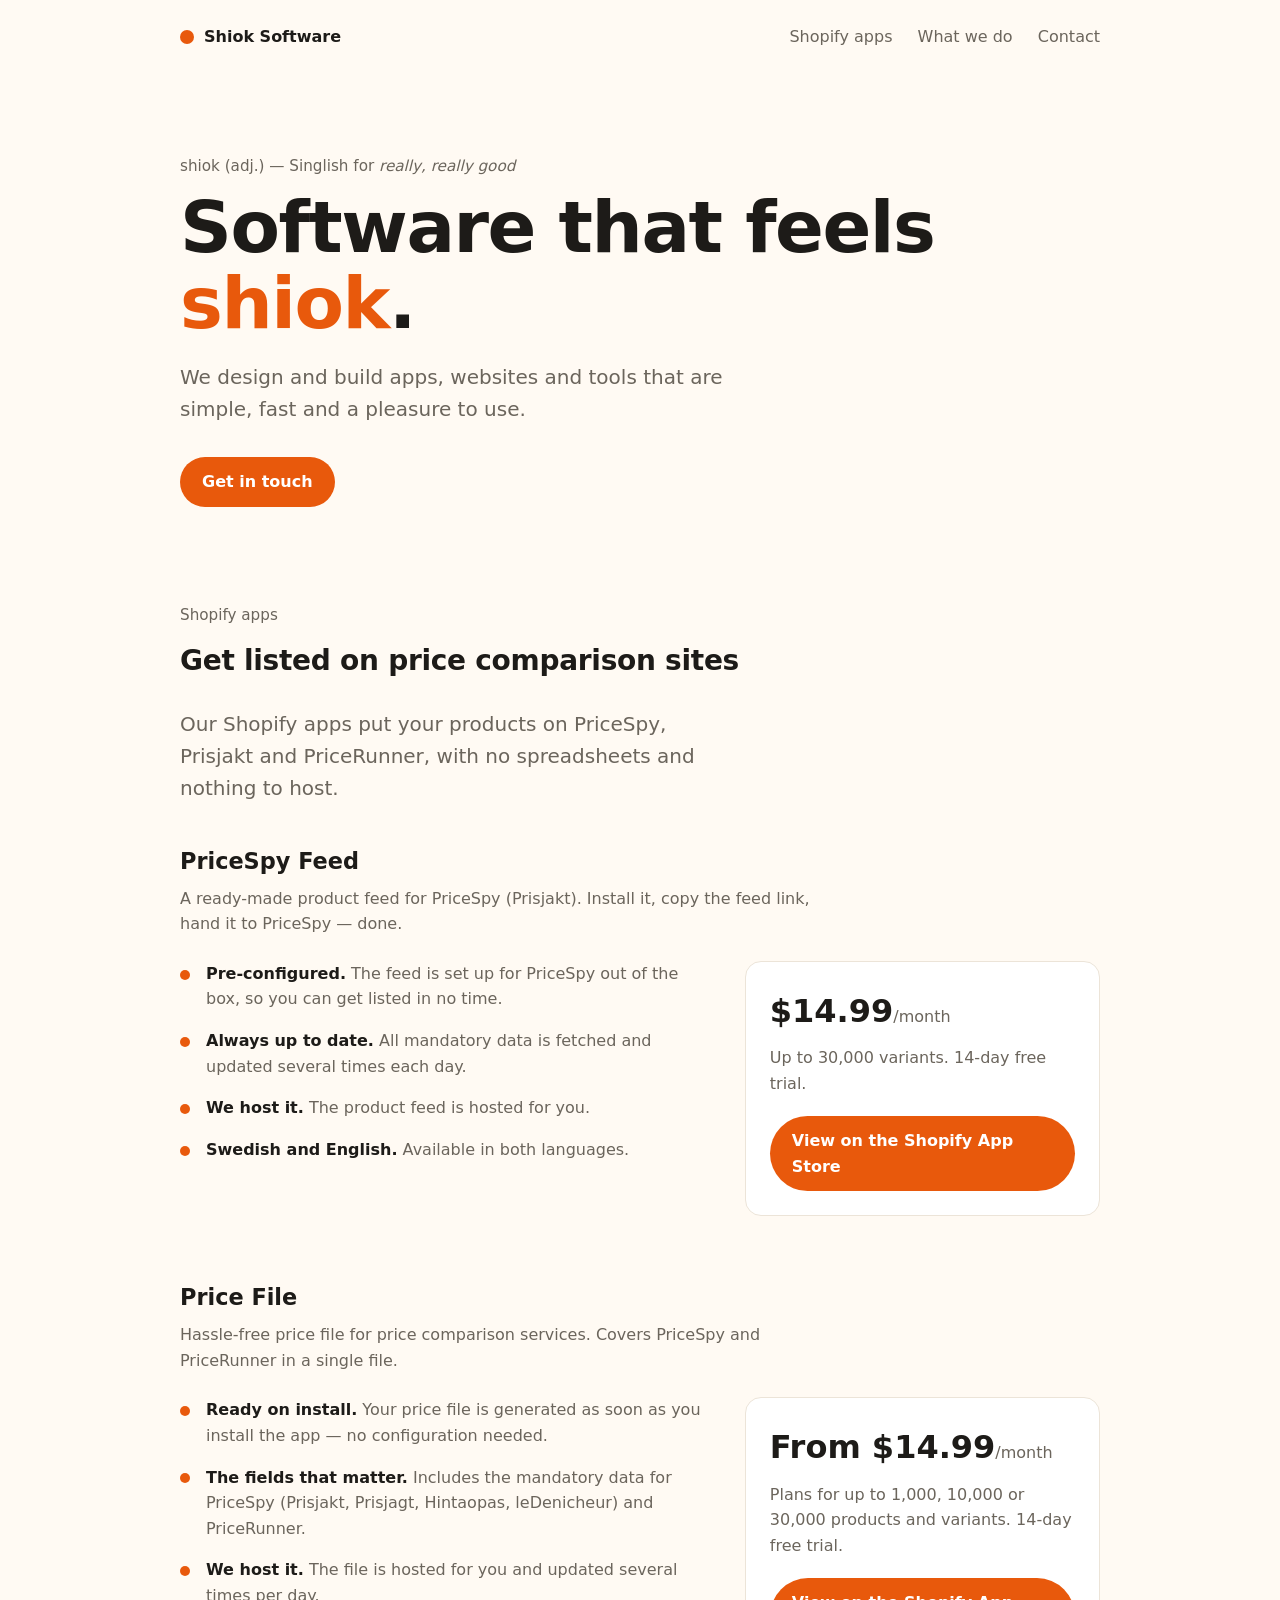
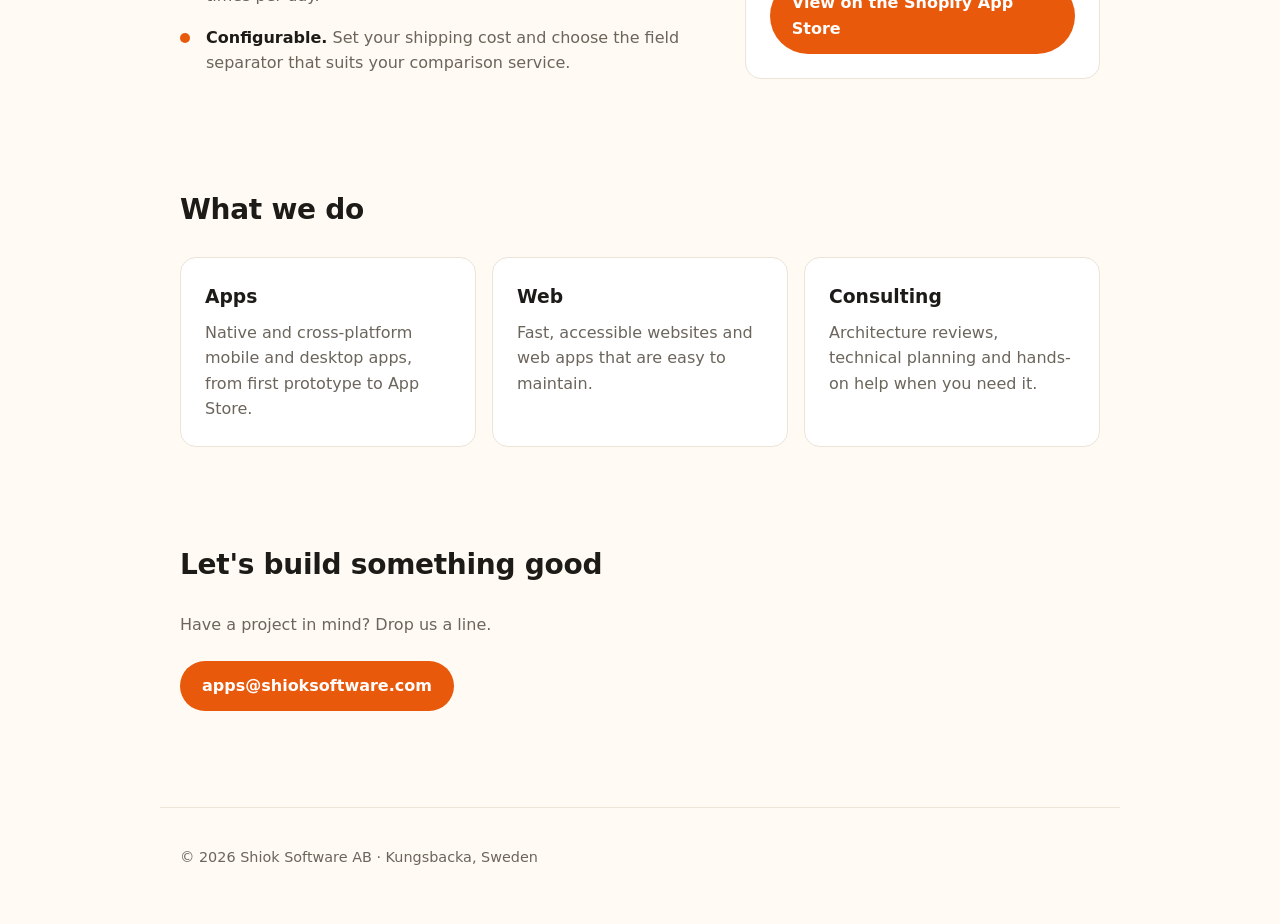
<file: index.html>
<!doctype html>
<html lang="en">
<head>
  <meta charset="utf-8">
  <meta name="viewport" content="width=device-width, initial-scale=1">
  <title>Shiok Software</title>
  <meta name="description" content="Shiok Software builds simple, reliable software that feels good to use.">
  <link rel="icon" href="favicon.svg" type="image/svg+xml">
  <meta property="og:title" content="Shiok Software">
  <meta property="og:description" content="Simple, reliable software that feels good to use.">
  <meta property="og:url" content="https://shioksoftware.com/">
  <link rel="stylesheet" href="style.css">
</head>
<body>
  <header class="wrap nav">
    <a class="logo" href="/"><span class="dot"></span>Shiok Software</a>
    <nav>
      <a href="#apps">Shopify apps</a>
      <a href="#work">What we do</a>
      <a href="#contact">Contact</a>
    </nav>
  </header>

  <main>
    <section class="wrap hero">
      <p class="eyebrow">shiok (adj.) — Singlish for <em>really, really good</em></p>
      <h1>Software that feels <span class="accent">shiok</span>.</h1>
      <p class="lede">We design and build apps, websites and tools that are simple, fast and a pleasure to use.</p>
      <a class="btn" href="#contact">Get in touch</a>
    </section>

    <section id="apps" class="wrap apps">
      <p class="eyebrow">Shopify apps</p>
      <h2>Get listed on price comparison sites</h2>
      <p class="lede">Our Shopify apps put your products on PriceSpy, Prisjakt and PriceRunner, with no spreadsheets and nothing to host.</p>
    </section>

    <section id="pricespy-feed" class="wrap product">
      <h3>PriceSpy Feed</h3>
      <p class="tagline">A ready-made product feed for PriceSpy (Prisjakt). Install it, copy the feed link, hand it to PriceSpy — done.</p>
      <div class="product-body">
        <ul class="features">
          <li><strong>Pre-configured.</strong> The feed is set up for PriceSpy out of the box, so you can get listed in no time.</li>
          <li><strong>Always up to date.</strong> All mandatory data is fetched and updated several times each day.</li>
          <li><strong>We host it.</strong> The product feed is hosted for you.</li>
          <li><strong>Swedish and English.</strong> Available in both languages.</li>
        </ul>
        <div class="card price-card">
          <p class="price">$14.99<span>/month</span></p>
          <p>Up to 30,000 variants. 14-day free trial.</p>
          <a class="btn" href="https://apps.shopify.com/pricespy-feed">View on the Shopify App Store</a>
        </div>
      </div>
    </section>

    <section id="price-file" class="wrap product">
      <h3>Price File</h3>
      <p class="tagline">Hassle-free price file for price comparison services. Covers PriceSpy and PriceRunner in a single file.</p>
      <div class="product-body">
        <ul class="features">
          <li><strong>Ready on install.</strong> Your price file is generated as soon as you install the app — no configuration needed.</li>
          <li><strong>The fields that matter.</strong> Includes the mandatory data for PriceSpy (Prisjakt, Prisjagt, Hintaopas, leDenicheur) and PriceRunner.</li>
          <li><strong>We host it.</strong> The file is hosted for you and updated several times per day.</li>
          <li><strong>Configurable.</strong> Set your shipping cost and choose the field separator that suits your comparison service.</li>
        </ul>
        <div class="card price-card">
          <p class="price">From $14.99<span>/month</span></p>
          <p>Plans for up to 1,000, 10,000 or 30,000 products and variants. 14-day free trial.</p>
          <a class="btn" href="https://apps.shopify.com/price-file">View on the Shopify App Store</a>
        </div>
      </div>
    </section>

    <section id="work" class="wrap">
      <h2>What we do</h2>
      <div class="grid">
        <article class="card">
          <h3>Apps</h3>
          <p>Native and cross-platform mobile and desktop apps, from first prototype to App Store.</p>
        </article>
        <article class="card">
          <h3>Web</h3>
          <p>Fast, accessible websites and web apps that are easy to maintain.</p>
        </article>
        <article class="card">
          <h3>Consulting</h3>
          <p>Architecture reviews, technical planning and hands-on help when you need it.</p>
        </article>
      </div>
    </section>

    <section id="contact" class="wrap contact">
      <h2>Let's build something good</h2>
      <p>Have a project in mind? Drop us a line.</p>
      <a class="btn" href="mailto:apps@shioksoftware.com">apps@shioksoftware.com</a>
    </section>
  </main>

  <footer class="wrap footer">
    <p>&copy; <span id="year">2026</span> Shiok Software AB · Kungsbacka, Sweden</p>
  </footer>

  <script>document.getElementById('year').textContent = new Date().getFullYear();</script>
</body>
</html>
</file>
<file: style.css>
:root {
  --bg: #fffaf3;
  --fg: #1d1b18;
  --muted: #6b655c;
  --card: #ffffff;
  --border: #ece4d8;
  --accent: #e8590c;
  --accent-fg: #ffffff;
}

@media (prefers-color-scheme: dark) {
  :root {
    --bg: #15130f;
    --fg: #f4efe7;
    --muted: #a59d91;
    --card: #1e1b16;
    --border: #2e2a23;
    --accent: #ff7a33;
    --accent-fg: #15130f;
  }
}

* { box-sizing: border-box; }

html { scroll-behavior: smooth; }

body {
  margin: 0;
  background: var(--bg);
  color: var(--fg);
  font-family: system-ui, -apple-system, "Segoe UI", Roboto, sans-serif;
  line-height: 1.6;
}

a { color: inherit; }

.wrap {
  max-width: 960px;
  margin: 0 auto;
  padding: 0 20px;
}

.nav {
  display: flex;
  align-items: center;
  justify-content: space-between;
  padding-top: 24px;
  padding-bottom: 24px;
}

.logo {
  display: flex;
  align-items: center;
  gap: 10px;
  font-weight: 700;
  text-decoration: none;
}

.dot {
  width: 14px;
  height: 14px;
  border-radius: 50%;
  background: var(--accent);
}

nav a {
  margin-left: 20px;
  color: var(--muted);
  text-decoration: none;
}

nav a:hover { color: var(--fg); }

.hero { padding-top: 80px; padding-bottom: 96px; }

.eyebrow {
  color: var(--muted);
  font-size: 0.95rem;
  margin: 0 0 12px;
}

h1 {
  font-size: clamp(2.4rem, 7vw, 4.5rem);
  line-height: 1.05;
  letter-spacing: -0.02em;
  margin: 0 0 20px;
}

.accent { color: var(--accent); }

.lede {
  font-size: 1.25rem;
  color: var(--muted);
  max-width: 560px;
  margin: 0 0 32px;
}

.btn {
  display: inline-block;
  background: var(--accent);
  color: var(--accent-fg);
  padding: 12px 22px;
  border-radius: 999px;
  font-weight: 600;
  text-decoration: none;
}

.btn:hover { filter: brightness(1.08); }

h2 {
  font-size: 1.75rem;
  letter-spacing: -0.01em;
  margin: 0 0 24px;
}

.grid {
  display: grid;
  grid-template-columns: repeat(auto-fit, minmax(240px, 1fr));
  gap: 16px;
}

.card {
  background: var(--card);
  border: 1px solid var(--border);
  border-radius: 16px;
  padding: 24px;
}

.card h3 { margin: 0 0 8px; }
.card p { margin: 0; color: var(--muted); }

.apps .lede { margin-bottom: 40px; }

.product { padding-bottom: 64px; }

.product h3 {
  font-size: 1.4rem;
  margin: 0 0 6px;
}

.tagline {
  color: var(--muted);
  max-width: 640px;
  margin: 0 0 24px;
}

.product + #work { padding-top: 32px; }

.product-body {
  display: grid;
  grid-template-columns: 3fr 2fr;
  gap: 32px;
  align-items: start;
}

.features {
  list-style: none;
  margin: 0;
  padding: 0;
}

.features li {
  position: relative;
  padding-left: 26px;
  margin-bottom: 16px;
  color: var(--muted);
}

.features li::before {
  content: "";
  position: absolute;
  left: 0;
  top: 0.55em;
  width: 10px;
  height: 10px;
  border-radius: 50%;
  background: var(--accent);
}

.features strong { color: var(--fg); }

.price-card p { color: var(--muted); margin: 0 0 20px; }

.price-card .price {
  color: var(--fg);
  font-size: 2rem;
  font-weight: 700;
  margin-bottom: 8px;
}

.price span {
  font-size: 1rem;
  font-weight: 400;
  color: var(--muted);
}

@media (max-width: 720px) {
  .product-body { grid-template-columns: 1fr; }
}

.contact {
  padding-top: 96px;
  padding-bottom: 96px;
}

.contact p { color: var(--muted); margin: 0 0 24px; }

.footer {
  border-top: 1px solid var(--border);
  padding-top: 24px;
  padding-bottom: 40px;
  color: var(--muted);
  font-size: 0.9rem;
}

@media (max-width: 480px) {
  nav a { margin-left: 14px; }
  .hero { padding-top: 48px; padding-bottom: 64px; }
}
</file>
